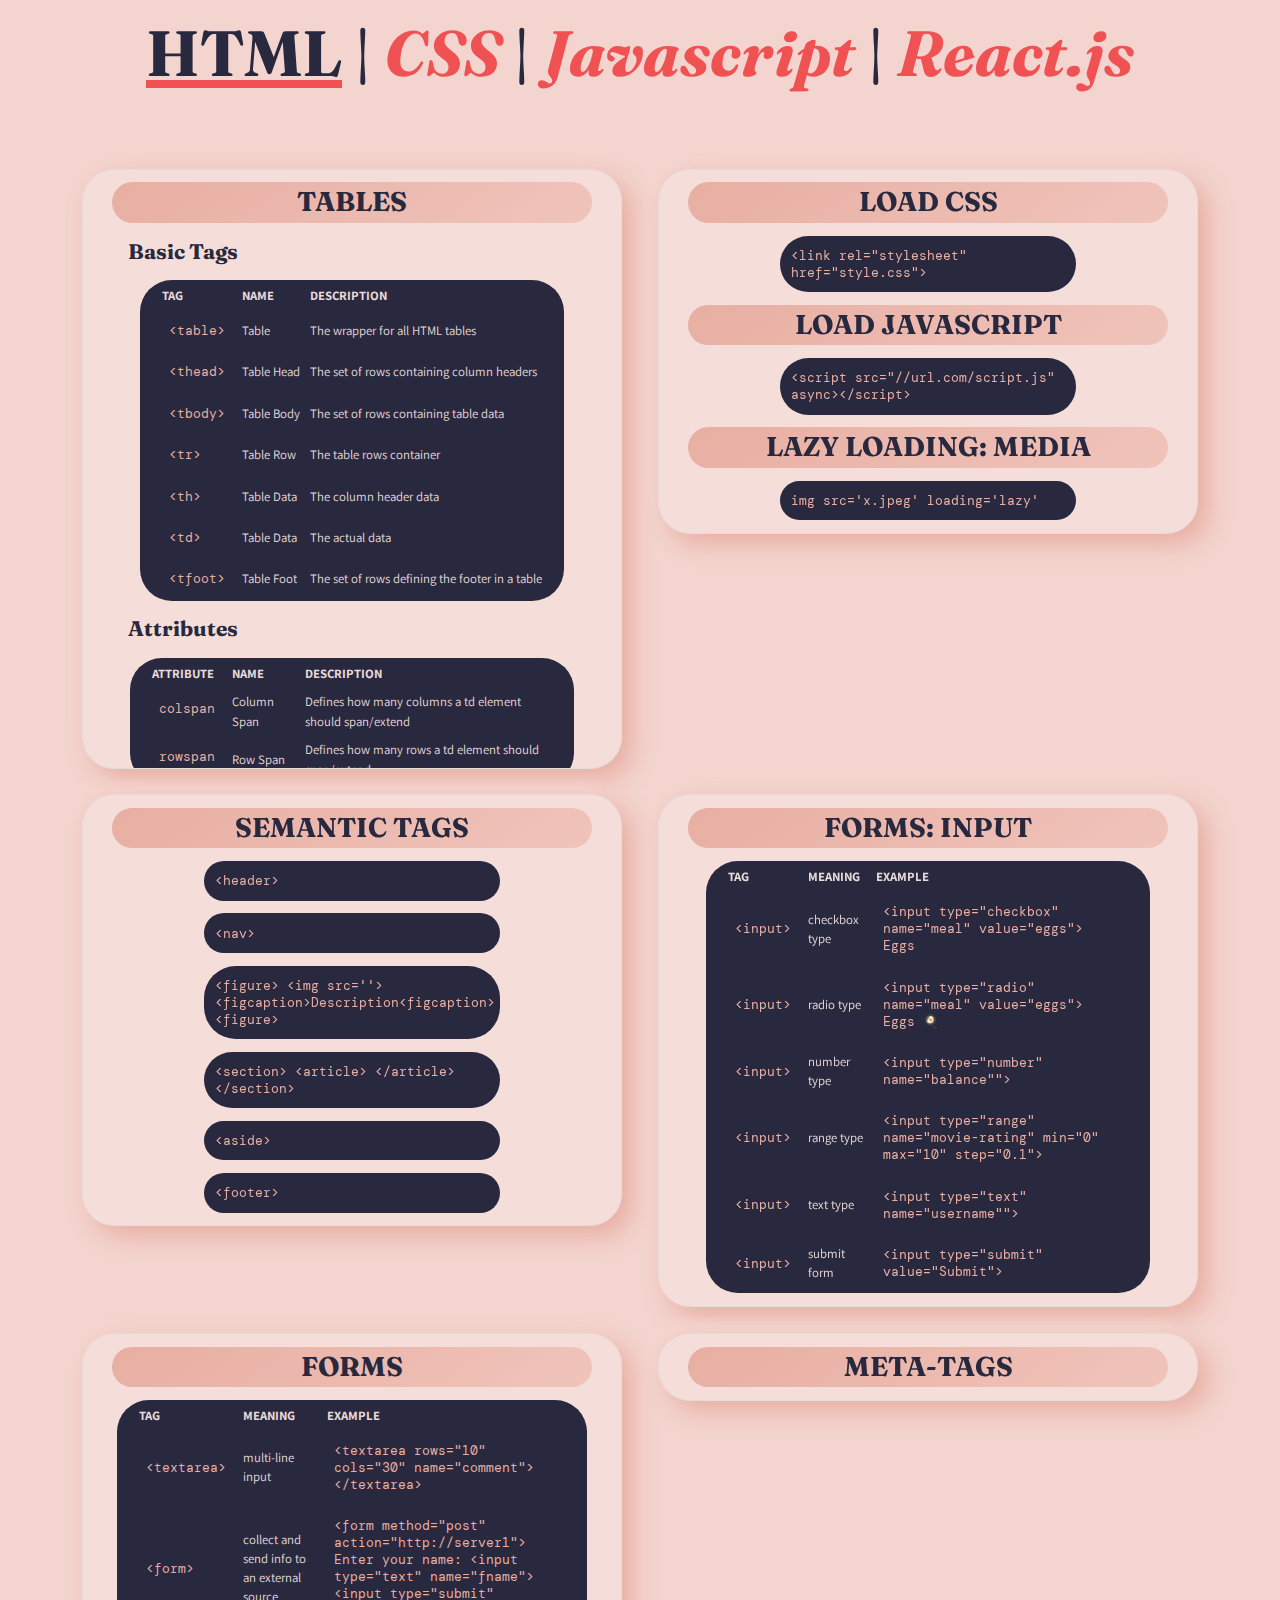
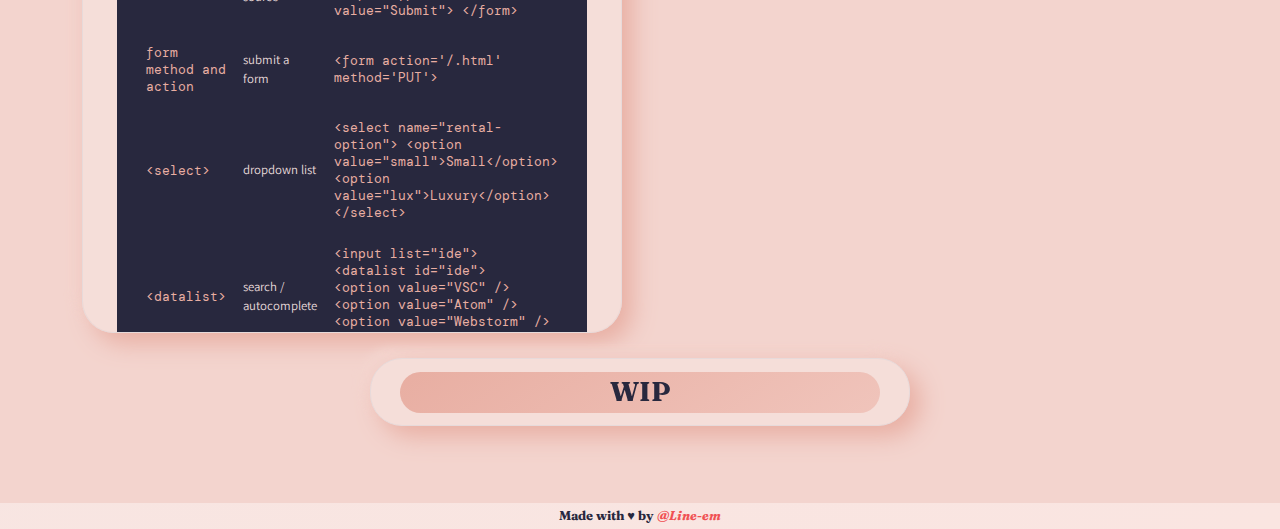
<file: index.html>
<!DOCTYPE html>
<html lang='en'>

<head>
   <meta charset='UTF-8'>
   <meta http-equiv='X-UA-Compatible' content='IE=edge'>
   <meta name='viewport' content='width=device-width, initial-scale=1.0'>
   <title>Html</title>
   <link rel='stylesheet' href='./styles/styles.css'>
   <link rel='preconnect' href='https://fonts.googleapis.com'>
   <link rel='preconnect' href='https://fonts.gstatic.com' crossorigin>
   <link href="https://fonts.googleapis.com/css2?family=Assistant:wght@400;500;700&family=DM+Mono&family=Fraunces:ital,wght@0,300;0,400;0,700;1,300;1,400;1,700&display=swap" rel="stylesheet">
</head>

<body>
   <nav>
      <h1>
         <span class='active'>HTML</span> |
         <a href='./css.html'>CSS</a> |
         <span class='notavailable'>Javascript</span> |
         <span class='notavailable'>React.js</span>
      </h1>
   </nav>
   <main>

      <section id='tables'>
         <h2>Tables</h2>
         <h3>Basic Tags</h3>
         <table>
            <thead>
               <tr>
                  <th>Tag</th>
                  <th>Name</th>
                  <th>Description</th>
               </tr>
            </thead>
            <tbody>
               <tr>
                  <td class='code'>&lt;table&gt;</td>
                  <td>Table</td>
                  <td>The wrapper for all HTML tables</td>
               </tr>
               <tr>
                  <td class='code'>&lt;thead&gt;</td>
                  <td>Table Head</td>
                  <td>The set of rows containing column headers</td>
               </tr>
               <tr>
                  <td class='code'>&lt;tbody&gt;</td>
                  <td>Table Body</td>
                  <td>The set of rows containing table data</td>
               </tr>
               <tr>
                  <td class='code'>&lt;tr&gt;</td>
                  <td>Table Row</td>
                  <td>The table rows container</td>
               </tr>
               <tr>
                  <td class='code'>&lt;th&gt;</td>
                  <td>Table Data</td>
                  <td>The column header data</td>
               </tr>
               <tr>
                  <td class='code'>&lt;td&gt;</td>
                  <td>Table Data</td>
                  <td>The actual data</td>
               </tr>
               <tr>
                  <td class='code'>&lt;tfoot&gt;</td>
                  <td>Table Foot</td>
                  <td>The set of rows defining the footer in a table</td>
               </tr>
            </tbody>
         </table>
         <h3>Attributes</h3>
         <table>
            <thead>
               <tr>
                  <th>Attribute</th>
                  <th>Name</th>
                  <th>Description</th>
               </tr>
            </thead>
            <tbody>
               <tr>
                  <td class='code'>colspan</td>
                  <td>Column Span</td>
                  <td>Defines how many columns a td element should span/extend</td>
               </tr>
               <tr>
                  <td class='code'>rowspan</td>
                  <td>Row Span</td>
                  <td>Defines how many rows a td element should span/extend</td>
               </tr>
            </tbody>
         </table>
      </section>
      <section id='javascript'>
         <h2>Load CSS</h2>
         <code class="code">&lt;link rel="stylesheet" href="style.css"&gt;</code>
         <h2>Load Javascript</h2>
         <code class='code'>&lt;script src=&quot;//url.com/script.js&quot; async&gt;&lt;/script&gt;</code>
         <h2>Lazy Loading: Media</h2>
         <code class='code'>img src='x.jpeg' loading='lazy'</code>
      </section>
      <section id='semantic'>
         <h2>Semantic Tags</h2>
         <code class='code'>
            &lt;header&gt;</code>
         <code class='code'>&lt;nav&gt;</code>
         <code class='code'>&lt;figure&gt;
            &lt;img src=''&gt;
            &lt;figcaption&gt;Description&lt;figcaption&gt;
            &lt;figure&gt;</code>

         <code class='code'> &lt;section&gt;
            &lt;article&gt; &lt;/article&gt;
            &lt;/section&gt;</code>

         <code class='code'>&lt;aside&gt;</code>

         <code class='code'>&lt;footer&gt;</code>

      </section>
      <section id='forms'>
         <h2>Forms: Input</h2>
         <table>
            <thead>
               <tr>
                  <th>Tag</th>
                  <th>Meaning</th>
                  <th>Example</th>
               </tr>
            </thead>
            <tbody>
               <tr>
                  <td class='code'>&lt;input&gt;</td>
                  <td>checkbox type</td>
                  <td class='code'>&lt;input type=&quot;checkbox&quot; name=&quot;meal&quot; value=&quot;eggs&quot;&gt; Eggs</td>
               </tr>
               <tr>
                  <td class='code'>&lt;input&gt;</td>
                  <td>radio type</td>
                  <td class='code'>&lt;input type=&quot;radio&quot; name=&quot;meal&quot; value=&quot;eggs&quot;&gt; Eggs 🍳</td>
               </tr>
               <tr>
                  <td class='code'>&lt;input&gt;</td>
                  <td>number type</td>
                  <td class='code'>&lt;input type=&quot;number&quot; name=&quot;balance&quot;&quot;&gt;</td>
               </tr>
               <tr>
                  <td class='code'>&lt;input&gt;</td>
                  <td>range type</td>
                  <td class='code'>&lt;input type=&quot;range&quot; name=&quot;movie-rating&quot; min=&quot;0&quot; max=&quot;10&quot; step=&quot;0.1&quot;&gt;</td>
               </tr>
               <tr>
                  <td class='code'>&lt;input&gt;</td>
                  <td>text type</td>
                  <td class='code'>&lt;input type=&quot;text&quot; name=&quot;username&quot;&quot;&gt;</td>
               </tr>
               <tr>
                  <td class='code'>&lt;input&gt;</td>
                  <td>submit form</td>
                  <td class='code'> &lt;input type=&quot;submit&quot; value=&quot;Submit&quot;&gt;</td>
               </tr>
            </tbody>
         </table>
      </section>
      <section id='forms2'>
         <h2>Forms</h2>

         <table>
            <thead>
               <tr>
                  <th>Tag</th>
                  <th>Meaning</th>
                  <th>Example</th>
               </tr>
            </thead>
            <tbody>
               <tr>
                  <td class='code'>&lt;textarea&gt;</td>
                  <td>multi-line input</td>
                  <td class='code'>&lt;textarea rows=&quot;10&quot; cols=&quot;30&quot; name=&quot;comment&quot;&gt;&lt;/textarea&gt;</td>
               </tr>
               <tr>
                  <td class='code'>&lt;form&gt;</td>
                  <td>collect and send info to an external source</td>
                  <td class='code'>&lt;form method=&quot;post&quot; action=&quot;http://server1&quot;&gt;
                     Enter your name:
                     &lt;input type=&quot;text&quot; name=&quot;fname&quot;&gt;
                     &lt;input type=&quot;submit&quot; value=&quot;Submit&quot;&gt;
                     &lt;/form&gt;</td>
               </tr>
               <tr>
                  <td class='code'>form method and action</td>
                  <td>submit a form</td>
                  <td class='code'>&lt;form action='/.html' method='PUT'&gt;</td>
               </tr>
               <tr>
                  <td class='code'>&lt;select&gt;</td>
                  <td>dropdown list</td>
                  <td class='code'>&lt;select name=&quot;rental-option&quot;&gt;
                     &lt;option value=&quot;small&quot;&gt;Small&lt;/option&gt;
                     &lt;option value=&quot;lux&quot;&gt;Luxury&lt;/option&gt;
                     &lt;/select&gt;</td>
               </tr>

               <td class='code'>&lt;datalist&gt;</td>
               <td>search / autocomplete</td>
               <td class='code'>&lt;input list=&quot;ide&quot;&gt;<br>
                  &lt;datalist id=&quot;ide&quot;&gt;<br>
                  &lt;option value=&quot;VSC&quot; /&gt;<br>
                  &lt;option value=&quot;Atom&quot; /&gt;<br>
                  &lt;option value=&quot;Webstorm&quot; /&gt;<br>
                  &lt;/datalist&gt;</td>
               </tr>

               <tr>
                  <td class='code'>&lt;WIP&gt;</td>
                  <td></td>
                  <td class='code'></td>
               </tr>

               <tr>
            </tbody>
         </table>
      </section>
      <section>
         <h2>Meta-Tags</h2>
      </section>
      <section>
         <h2>WIP</h2>
      </section>
   </main>
   <footer>Made with ♥ by <a href=''>@Line-em</a></footer>
</body>

</html>
</file>
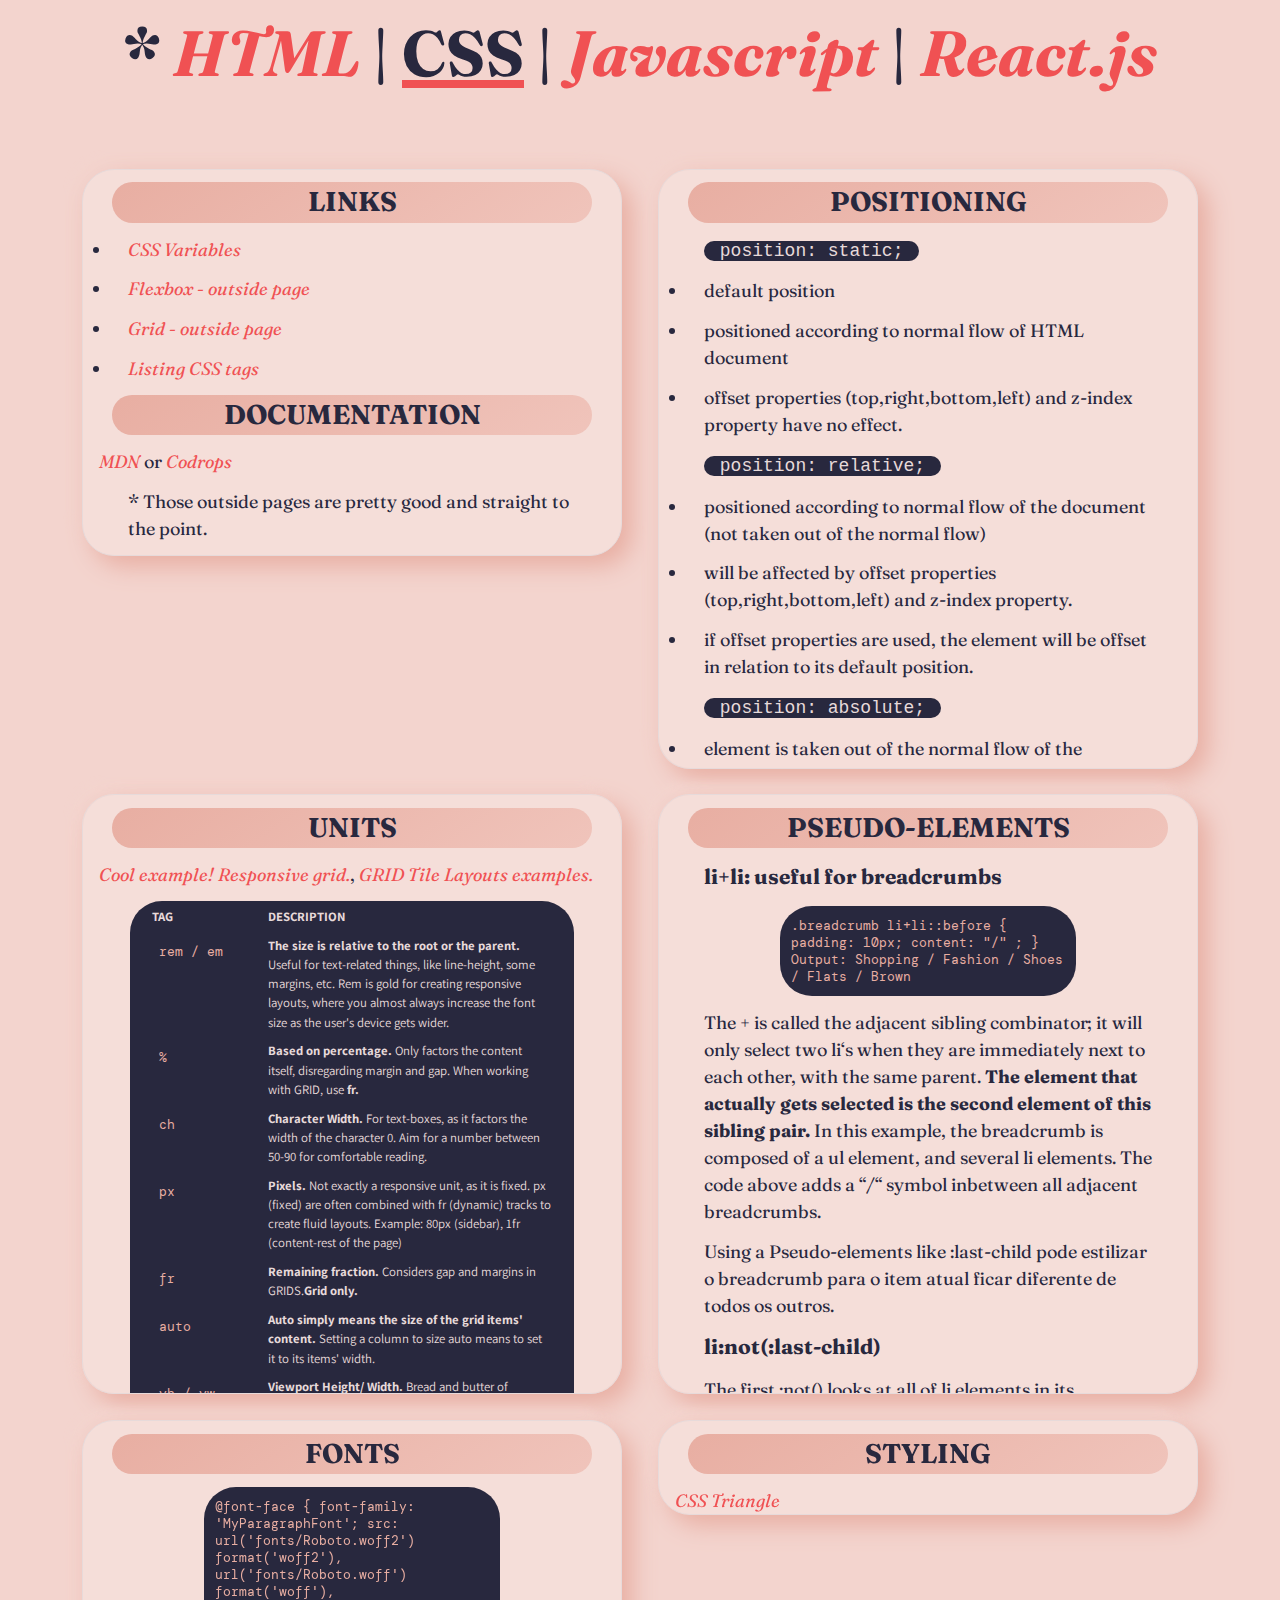
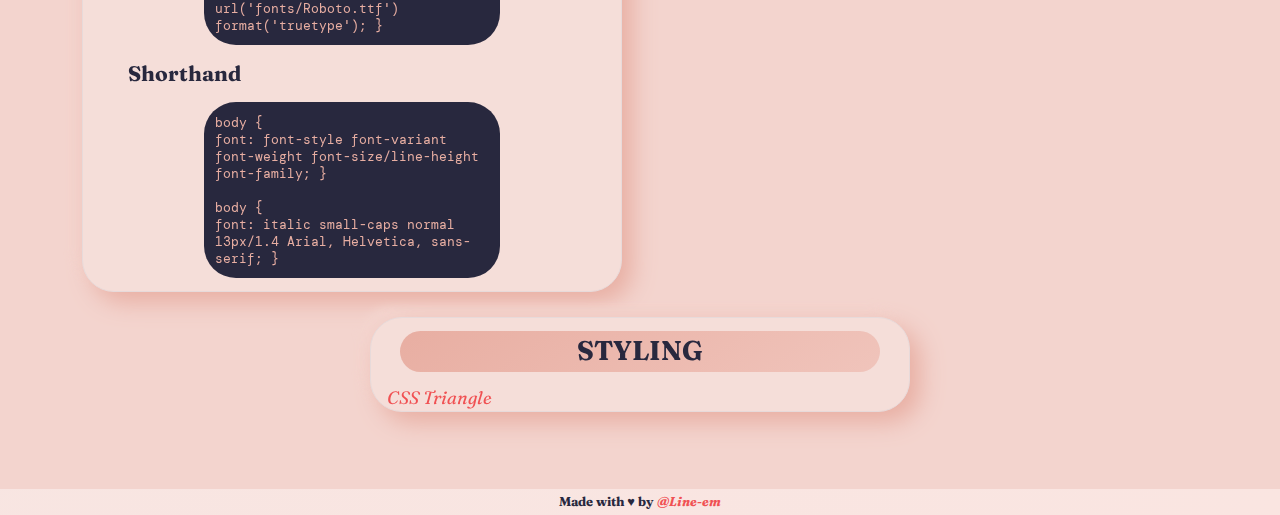
<file: css.html>
<!DOCTYPE html>
<html lang='en'>

<head>
   <meta charset='UTF-8'>
   <meta http-equiv='X-UA-Compatible' content='IE=edge'>
   <meta name='viewport' content='width=device-width, initial-scale=1.0'>
   <title>CSS</title>
   <link rel='stylesheet' href='./styles/styles.css'>
   <link rel='preconnect' href='https://fonts.googleapis.com'>
   <link rel='preconnect' href='https://fonts.gstatic.com' crossorigin>
   <link href="https://fonts.googleapis.com/css2?family=Assistant:wght@400;500;700&family=DM+Mono&family=Fraunces:ital,wght@0,300;0,400;0,700;1,300;1,400;1,700&display=swap" rel="stylesheet">
</head>

<body>
   <nav>
      <h1>*
         <a href='./index.html'>HTML</a> |
         <span class='active'>CSS</span> |
         <span class='notavailable'>Javascript</span> |
         <span class='notavailable'>React.js</span>
      </h1>
   </nav>
   <main>
      <!-- -->
      <section>
         <h2>Links</h2>
         <ul>
            <li><a href='./css_variables.html'>CSS Variables</a></li>
            <li><a href='https://flexbox.malven.co/' target='_blank'>Flexbox - outside page</a></li>
            <li><a href='http://https://grid.malven.co/' target='_blank' rel='noopener noreferrer'>Grid - outside page</a></li>
            <li><a href='https://adam-marsden.co.uk/css-cheat-sheet' target='_blank' rel='noopener noreferrer'>Listing CSS tags</a></li>
         </ul>
         <h2>Documentation</h2>
         <a href='https://developer.mozilla.org/en-US/docs/Web/CSS' target='_blank' rel='noopener noreferrer'>MDN</a> or <a href='https://tympanus.net/codrops/css_reference/' target='_blank' rel='noopener noreferrer'>Codrops</a>
         <p>* Those outside pages are pretty good and straight to the point.</p>
      </section>
      <section>
         <h2>Positioning</h2>
         <p><code>position: static;</code></p>
         <ul>
            <li>default position</li>
            <li>positioned according to normal flow of HTML document</li>
            <li>offset properties (top,right,bottom,left) and z-index property have no effect.</li>
         </ul>
         <p><code>position: relative;</code></p>
         <ul>
            <li>positioned according to normal flow of the document (not taken out of the normal flow)</li>
            <li>will be affected by offset properties (top,right,bottom,left) and z-index property.
            </li>
            <li>if offset properties are used, the element will be offset in relation to its default position.</li>
         </ul>
         <p><code>position: absolute;</code></p>
         <ul>
            <li>element is taken out of the normal flow of the document</li>
            <li>positioned in relation to its nearest positioned parent element (grandparent, etc),</li>
            <li>if no positioned parent element exists, the absolutely positioned element will be positioned in relation to the &lt;html&gt; element</li>
            <li>will be affected by offset properties (top,right,bottom,left) and z-index property.
            </li>
            <code>position: fixed;</code>
            <ul>
               <li>element is taken out of the normal flow of the document</li>
               <li>positioned in relation to the viewport of the browser</li>
               <li>will be affected by offset properties (top,right,bottom,left) and z-index property.
               </li>
            </ul>
            <code>z-index: 1;</code>
            <p>Defines the 'depth' of the element, if it's up or down in the hierarchy.<strong>Mostly used to bring sections to front.</strong></p>
      </section>
      <section>
         <h2>Units</h2>
         <a href="https://mastery.games/post/article-grid-layout/">Cool example! Responsive grid.</a>, <a href="https://mastery.games/post/tile-layouts/">GRID Tile Layouts examples.</a>
         <table>
            <thead>
               <tr>
                  <th>Tag</th>
                  <th>Description</th>
               </tr>
            </thead>
            <tbody>
               <tr>
                  <td class='code'>rem / em</td>

                  <td><b>The size is relative to the root or the parent.</b> Useful for text-related things, like line-height, some margins, etc. Rem is gold for creating responsive layouts, where you almost always increase the font size as the user's device gets wider.</td>
               </tr>
               <tr>
                  <td class='code'>%</td>

                  <td><b>Based on percentage.</b> Only factors the content itself, disregarding margin and gap. When working with GRID, use <b>fr.</b></td>
               </tr>
               <tr>
                  <td class='code'>ch</td>

                  <td><b>Character Width. </b>For text-boxes, as it factors the width of the character 0. Aim for a number between 50-90 for comfortable reading.</td>
               </tr>
               <tr>
                  <td class='code'>px</td>

                  <td><b>Pixels. </b>Not exactly a responsive unit, as it is fixed. px (fixed) are often combined with fr (dynamic) tracks to create fluid layouts. Example: 80px (sidebar), 1fr (content-rest of the page)</td>
               </tr>
               <tr>
                  <td class='code'>fr</td>

                  <td><b>Remaining fraction. </b>Considers gap and margins in GRIDS.<b>Grid only.</b></td>
               </tr>
               <tr>
                  <td class='code'>auto</td>

                  <td><b>Auto simply means the size of the grid items' content.</b> Setting a column to size auto means to set it to its items' width. </td>
               </tr>
               <tr>
                  <td class='code'>vh / vw</td>

                  <td><b>Viewport Height/ Width. </b>Bread and butter of responsive design. 1vw is equal to 1% of the width of the viewport.</td>
               </tr>

               <tr>
                  <td class='code'>vmin / vmax</td>

                  <td>100vmin is the width or height of their screen, depending which is smaller. 100vmax is the width or height of their screen, depending which is larger.</td>
               </tr>
               <tr>
                  <td class='code'>min-content</td>

                  <td><b>Self Explanatory. </b>Tells the track to take up as little space as possible while still avoiding overflow.</td>
               </tr>
               <tr>
                  <td class='code'>minmax(min, max)</td>

                  <td><b>Lets you create tracks & gaps with flexible size ranges. </b>It's one of the most flexible CSS Grid options we have. It's the secret sauce for making awesome tile layouts, article layouts, and more. It's often good to use fr units as the max value to make sure your grid doesn't overflow.<b>I dont know if it's grid only.</b>
                     <p>grid-template-columns: minmax(auto, 1fr) 1fr;</p>
                  </td>
               </tr>
               <tr>
                  <td class='code'>repeat</td>

                  <td>If your Grid has a lot of rows or columns it can be tedious to declare them all. The repeat option is a shortcut for defining the same sized track(s). In the example, it repeats 6 times the pattern of 1fr 3fr.
                     <p>grid-template-columns: repeat(6, 1fr 3fr);</p>
                     <p>I often used CSS Grid to create goal trackers for myself, and repeat definitely comes in handy there. Say you have a goal of drinking a respectable 20 cups of eggnog this season. You can lay down 20 auto columns with repeat in no <a href="https://codepen.io/geddski/pen/oNgXmWv">Example</a></p>
                  </td>
               </tr>

            </tbody>
         </table>
         <p>Source: CSS-Tricks and Mastery Games</p>
      </section>
      <section>
         <h2>Pseudo-elements</h2>
         <h3>li+li: useful for breadcrumbs</h3>
         <code class='code'>.breadcrumb li+li::before {
            padding: 10px;
            content: "/" ;
            }
            Output: Shopping / Fashion / Shoes / Flats / Brown </code>
         <p>The + is called the adjacent sibling combinator; it will only select two li‘s when they are immediately next to each other, with the same parent. <b>The element that actually gets selected is the second element of this sibling pair.</b> In this example, the breadcrumb is composed of a ul element, and several li elements. The code above adds a “/“ symbol inbetween all adjacent breadcrumbs. </p>
         <p>Using a Pseudo-elements like :last-child pode estilizar o breadcrumb para o item atual ficar diferente de todos os outros.</p>
         <h3>li:not(:last-child)</h3>
         <p>The first :not() looks at all of li elements in its respective list and then applies a specific CSS property to each li that is not :last-child or last list item. </p>
      </section>
      <section>
         <h2>Fonts</h2>
         <code class='code'>@font-face {
            font-family: 'MyParagraphFont';
            src: url('fonts/Roboto.woff2') format('woff2'),
            url('fonts/Roboto.woff') format('woff'),
            url('fonts/Roboto.ttf') format('truetype');
            }</code>
         <h3>Shorthand</h3>
         <code class='code'>body {<br>
            font: font-style font-variant font-weight font-size/line-height font-family;
            }<br><br>
            body {<br>
            font: italic small-caps normal 13px/1.4 Arial, Helvetica, sans-serif;
            }</code>
      </section>
      <section>
         <h2>Styling</h2>
         <a href="https://css-tricks.com/snippets/css/css-triangle/" target="_blank" rel="noopener noreferrer">CSS Triangle</a>
      </section>
      <section>
         <h2>Styling</h2>
         <a href="https://css-tricks.com/snippets/css/css-triangle/" target="_blank" rel="noopener noreferrer">CSS Triangle</a>
      </section>
   </main>
   <footer>Made with ♥ by <a href=''>@Line-em</a></footer>
</body>

</html>
</file>
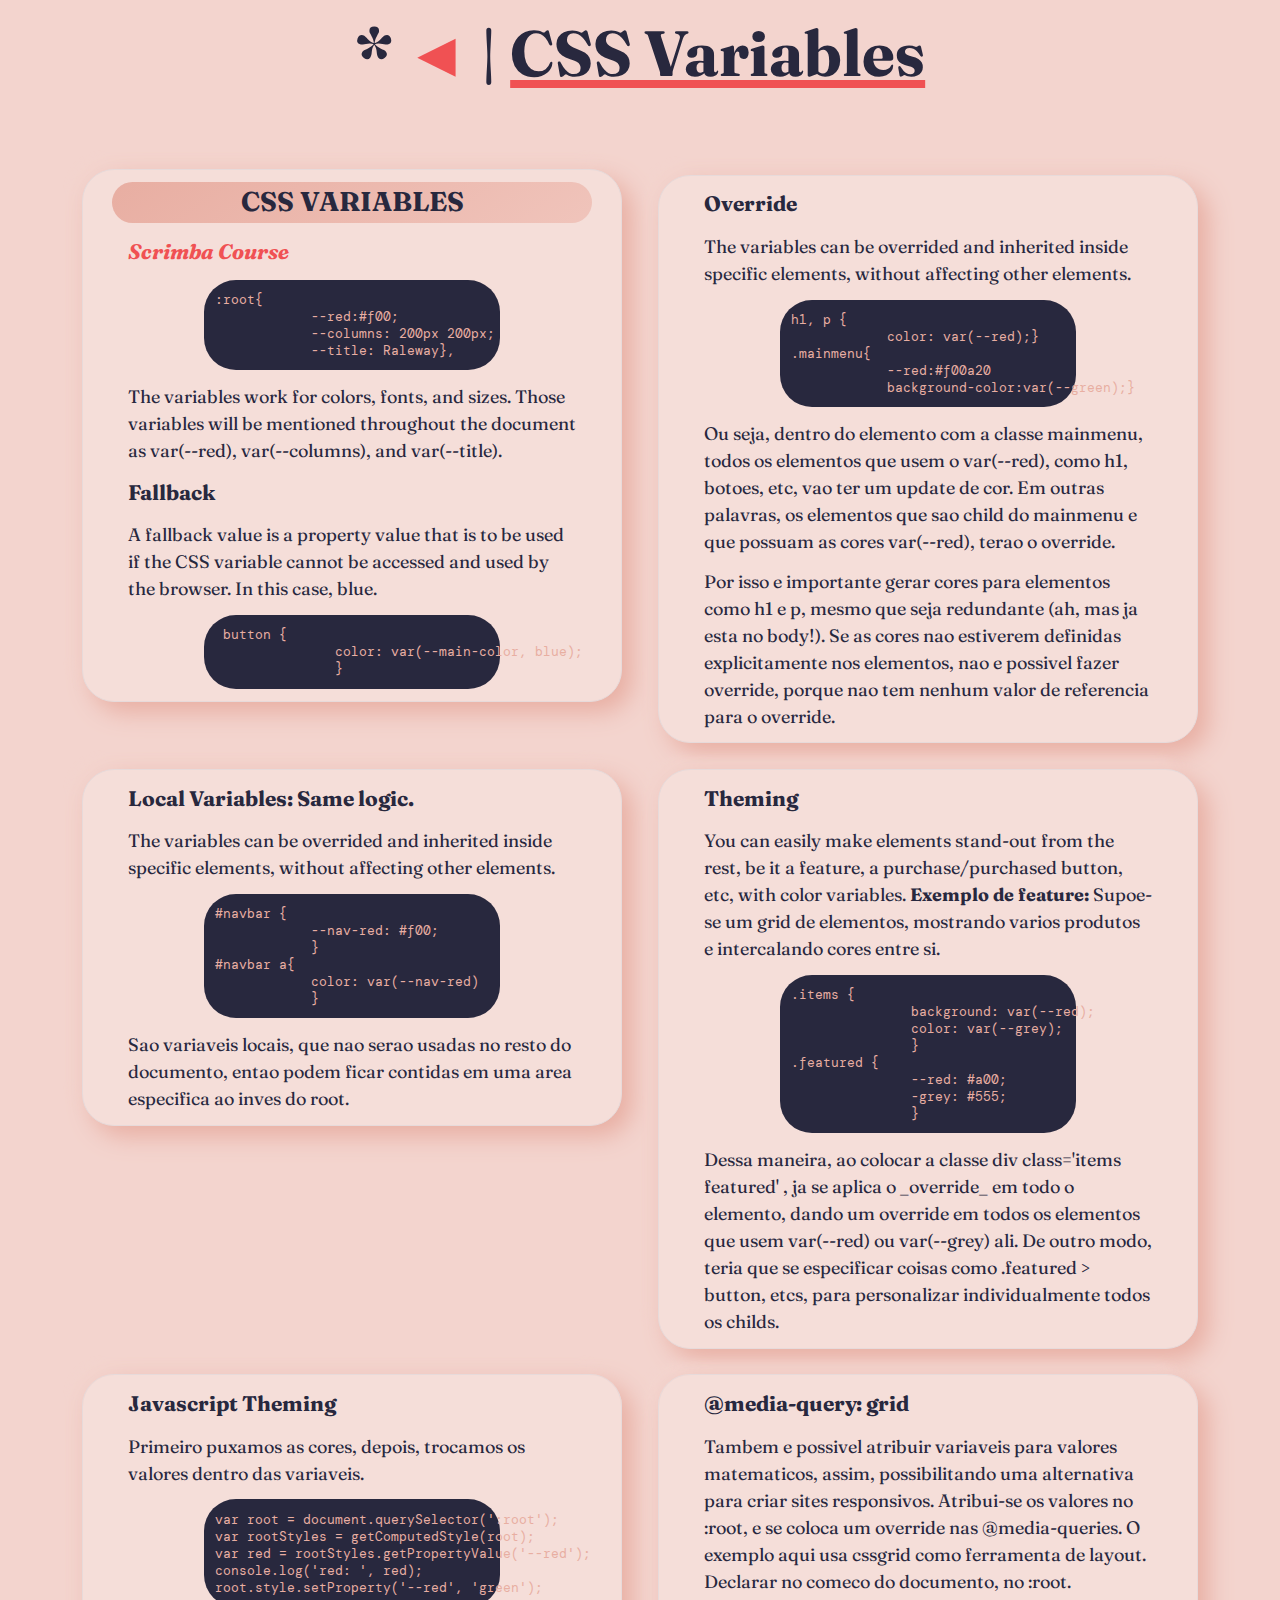
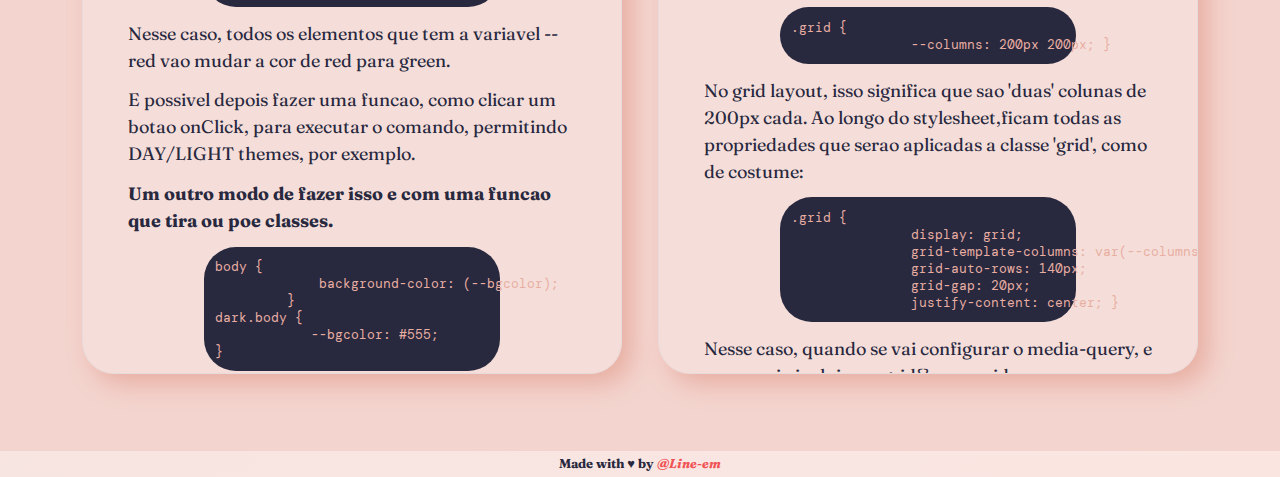
<file: css_variables.html>
<!DOCTYPE html>
<html lang='en'>

<head>
   <meta charset='UTF-8'>
   <meta http-equiv='X-UA-Compatible' content='IE=edge'>
   <meta name='viewport' content='width=device-width, initial-scale=1.0'>
   <title>Html</title>
   <link rel='stylesheet' href='./styles/styles.css'>
   <link rel='preconnect' href='https://fonts.googleapis.com'>
   <link rel='preconnect' href='https://fonts.gstatic.com' crossorigin>
   <link href="https://fonts.googleapis.com/css2?family=Assistant:wght@400;500;700&family=DM+Mono&family=Fraunces:ital,wght@0,300;0,400;0,700;1,300;1,400;1,700&display=swap" rel="stylesheet">
</head>

<body>
   <nav>
      <h1>*
         <a href='./css.html'>◄</a> |
         <span class='active'>CSS Variables</span>
      </h1>
   </nav>
   <main>

      <section>
         <h2>CSS Variables</h2>
         <h3><a href='https://scrimba.com/learn/cssvariables/responsiveness-and-variables-css-variables-tutorial-cvRdVhd'>Scrimba Course</a></h3>
         <pre><code class='code'>:root{
            --red:#f00;
            --columns: 200px 200px;
            --title: Raleway},</code></pre>
         <p>The variables work for colors, fonts, and sizes. Those variables will be mentioned throughout the document as var(--red), var(--columns), and var(--title).</p>
         <h3>Fallback</h3>
         <p>A fallback value is a property value that is to be used if the CSS variable cannot be accessed and used by the browser. In this case, blue.</p>
         <pre><code class='code'> button {
               color: var(--main-color, blue);
               }</code></pre>
      </section>
      <section>
         <h3>Override</h3>
         <p>The variables can be overrided and inherited inside specific elements, without affecting other elements.</p>
         <pre><code class='code'>h1, p {
            color: var(--red);}
.mainmenu{
            --red:#f00a20
            background-color:var(--green);}</code></pre>
         <p>Ou seja, dentro do elemento com a classe mainmenu, todos os elementos que usem o var(--red), como h1, botoes, etc, vao ter um update de cor. Em outras palavras, os elementos que sao child do mainmenu e que possuam as cores var(--red), terao o override.</p>
         <p> Por isso e importante gerar cores para elementos como h1 e p, mesmo que seja redundante (ah, mas ja esta no body!). Se as cores nao estiverem definidas explicitamente nos elementos, nao e possivel fazer override, porque nao tem nenhum valor de referencia para o override.</p>
      </section>
      <section>
         <h3>Local Variables: Same logic.</h3>
         <p>The variables can be overrided and inherited inside specific elements, without affecting other elements.</p>
         <pre><code class='code'>#navbar {
            --nav-red: #f00;
            }
#navbar a{
            color: var(--nav-red)
            }</code></pre>
         <p>Sao variaveis locais, que nao serao usadas no resto do documento, entao podem ficar contidas em uma area especifica ao inves do root.</p>
      </section>
      <section>
         <h3>Theming</h3>
         <p>You can easily make elements stand-out from the rest, be it a feature, a purchase/purchased button, etc, with color variables. <strong>Exemplo de feature:</strong> Supoe-se um grid de elementos, mostrando varios produtos e intercalando cores entre si.</p>
         <pre><code class='code'>.items {
               background: var(--red);
               color: var(--grey);
               }
.featured {
               --red: #a00;
               -grey: #555;
               }</code></pre>
         <p>Dessa maneira, ao colocar a classe div class='items featured' , ja se aplica o _override_ em todo o elemento, dando um override em todos os elementos que usem var(--red) ou var(--grey) ali. De outro modo, teria que se especificar coisas como .featured > button, etcs, para personalizar individualmente todos os childs.</p>
      </section>
      <section>
         <h3>Javascript Theming</h3>
         <p>Primeiro puxamos as cores, depois, trocamos os valores dentro das variaveis.</p>
         <pre><code class='code'>var root = document.querySelector(':root');
var rootStyles = getComputedStyle(root);
var red = rootStyles.getPropertyValue('--red');
console.log('red: ', red);
root.style.setProperty('--red', 'green');</code></pre>
         <p>Nesse caso, todos os elementos que tem a variavel --red vao mudar a cor de red para green.</p>
         <p> E possivel depois fazer uma funcao, como clicar um botao onClick, para executar o comando, permitindo DAY/LIGHT themes, por exemplo.</p>
         <p><strong>Um outro modo de fazer isso e com uma funcao que tira ou poe classes.</strong></p>
         <pre><code class='code'>body {
             background-color: (--bgcolor);
         }
dark.body {
            --bgcolor: #555;
}</code></pre>
         <p>Nesse caso, a funcao teria de tirar a classe dark.</p>
      </section>
      <section>
         <h3>@media-query: grid</h3>
         <p> Tambem e possivel atribuir variaveis para valores matematicos, assim, possibilitando uma alternativa para criar sites responsivos. Atribui-se os valores no :root, e se coloca um override nas @media-queries. O exemplo aqui usa cssgrid como ferramenta de layout. Declarar no comeco do documento, no :root. </p>
         <pre><code class='code'>.grid {
               --columns: 200px 200px; } </code></pre>
         <p>No grid layout, isso significa que sao 'duas' colunas de 200px cada. Ao longo do stylesheet,ficam todas as propriedades que serao aplicadas a classe 'grid', como de costume:</p>
         <pre><code class='code'>.grid {
               display: grid;
               grid-template-columns: var(--columns);
               grid-auto-rows: 140px;
               grid-gap: 20px;
               justify-content: center; }</code></pre>
         <p>Nesse caso, quando se vai configurar o media-query, e necessario incluir no .grid{} o override com a declaração dos novos valores:</p>
         <pre><code class='code'>@media all and (max-width: 450px) {
               .grid {
               --columns: 200px;
               }
}</code></pre>
         <p>Nesse caso, ao inves de 'duas' colunas, temos so 'uma' coluna, caso esteja num celular, por exemplo. O var(--columns) foi alterado de 200px 200px; para apenas 200px;</p>
      </section>
   </main>
   <footer>Made with ♥ by <a href=''>@Line-em</a></footer>
</body>

</html>
</file>
<file: styles/styles.css>
/*** Universal Styles ***/
* {
	margin: 0;
	padding: 0;
	box-sizing: border-box;
}

:root {
	--spacecadet: #28283e;
	--lavender: #e7dada;
	--melon: #e8aea2;
	--lightermelon: #f3d4ce;
	--redsalsa: #f05153;
	--venetian: #c81919;
	--transparency: rgba(255, 255, 255, 0.4);
	--sans: "Assistant", sans-serif;
	--serif: "Fraunces", serif;
	--mono: "DM Mono", monospace;
}

body {
	font: 400 18px/1.5 var(--serif);
	background-color: var(--lightermelon);
	color: var(--spacecadet);
	scrollbar-width: thin;
	scrollbar-color: var(--redsalsa) var(--melon);
}

main {
	display: flex;
	flex-direction: row;
	justify-content: space-around;
	align-items: baseline;
	flex-wrap: wrap;
	margin: 4rem;
}

h1,
h2,
h3,
p,
table,
code,
section,
nav,
li {
	border-radius: 2rem;
	margin: 0.8rem;
	padding: 0 1rem;
}

h1 {
	font: 700 4rem var(--serif);
	text-align: center;
}

h2 {
	background: linear-gradient(145deg, var(--melon), #f0c4bb), var(--melon);
	text-transform: uppercase;
	color: var(--spacecadet);
	text-align: center;
}

/*** footer and nav ***/

footer {
	background: linear-gradient(145deg, var(--transparency), #fae5e1);
	color: var(--spacecadet);
	padding: 0.2rem;
	font-size: 0.8rem;
	font-weight: 700;
	text-align: center;
	width: 100%;
	bottom: 0;
}

.active {
	-webkit-text-decoration: underline 0.5rem var(--redsalsa);
	text-decoration: underline 0.5rem var(--redsalsa);
}

.notavailable {
	font-style: italic;
	color: var(--redsalsa);
}

a {
	text-decoration: none;
	font-style: italic;
	color: var(--redsalsa);
}

nav a:hover {
	color: var(--venetian);
	-webkit-text-decoration: underline 0.5rem var(--spacecadet);
	text-decoration: underline 0.5rem var(--spacecadet);
	transition: ease 400ms;
}

a:hover {
	-webkit-text-decoration: underline 0.5rem var(--spacecadet);
	text-decoration: underline 0.5rem var(--spacecadet);
}

/*** content ***/

section {
	background-color: #f5ded9;
	box-shadow: 10px 10px 25px var(--melon), -10px -10px 10px var(--lightermelon);
	border: 1px var(--lavender) solid;
	overflow-y: auto;
	overflow-x: hidden;
	flex: 1 0 37ch;
	max-width: 45ch;
	max-height: 50ch;
}

table,
code {
	background-color: var(--spacecadet);
	color: var(--lavender);
	max-width: 37ch;
	margin: 0.8rem auto;
	text-align: left;
}

.code {
	display: block;
	padding: 0.7rem;
	font: 0.8rem var(--mono);
	color: var(--melon);
}

table .code {
	display: inline-block;
	padding: 0.7rem;
	font: 0.8rem var(--mono);
	color: var(--melon);
	vertical-align: middle;
}

thead {
	font-weight: 700;
	text-transform: uppercase;
	text-align: center;
}

th,
td {
	padding: 0.3em;
	font-size: 0.8rem;
	font-family: var(--sans);
	text-align: left;
}
</file>
